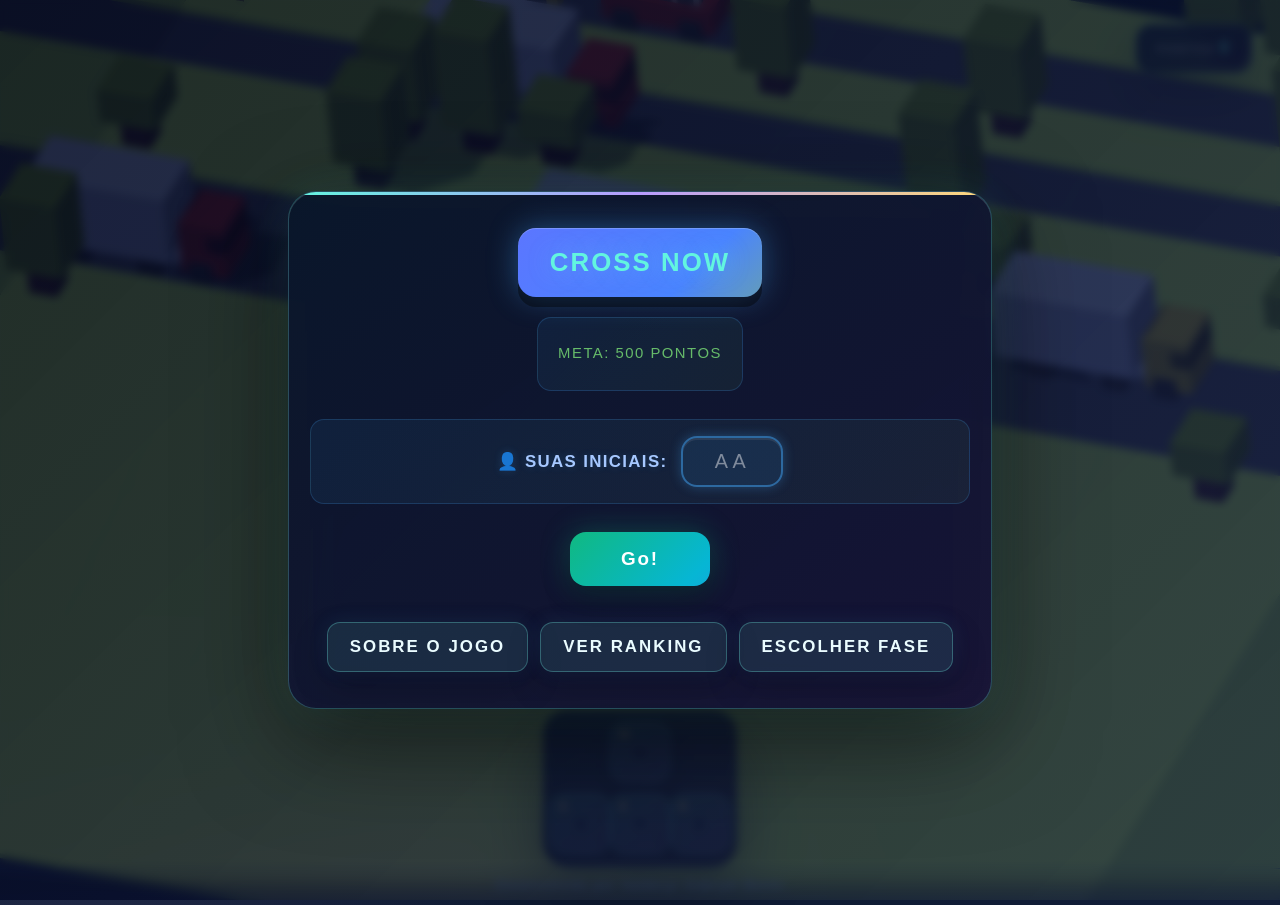
<file: index.html>
<!DOCTYPE html>
<html lang="en">
<head>
    <meta charset="UTF-8">
    <meta name="viewport" content="width=device-width, initial-scale=1.0">
    <link rel="stylesheet" href="style.css">
    <script defer src="matriz.js"></script>
    <script defer src="main.js"></script>
    <title>FarmEscape</title>
</head>
<body>
    <div id="counter">0</div>

<div id="controlls">
  <div>
    <button id="forward" aria-label="Mover para frente (W)"><span class="keyHint">W</span>
      <svg width="30" height="30" viewBox="0 0 10 10">
        <g transform="rotate(0, 5,5)">
          <path d="M5,4 L7,6 L3,6 L5,4" />
        </g>
      </svg>
    </button>
    <button id="left" aria-label="Mover para esquerda (A)"><span class="keyHint">A</span>
      <svg width="30" height="30" viewBox="0 0 10 10">
        <g transform="rotate(-90, 5,5)">
          <path d="M5,4 L7,6 L3,6 L5,4" />
        </g>
      </svg>
    </button>
    <button id="backward" aria-label="Mover para trás (S)"><span class="keyHint">S</span>
      <svg width="30" height="30" viewBox="0 0 10 10">
        <g transform="rotate(180, 5,5)">
          <path d="M5,4 L7,6 L3,6 L5,4" />
        </g>
      </svg>
    </button>
    <button id="right" aria-label="Mover para direita (D)"><span class="keyHint">D</span>
      <svg width="30" height="30" viewBox="0 0 10 10">
        <g transform="rotate(90, 5,5)">
          <path d="M5,4 L7,6 L3,6 L5,4" />
        </g>
      </svg>
    </button>
<button id="menuBtn" aria-label="Abrir menu">
      <span class="menuIcon">☰</span><span>Menu</span>
    </button>
  </div>
</div>

<div id="confirmModal" style="display: none;">
  <div id="confirmContent">
    <div id="confirmTitle">⚠️ VOLTAR AO MENU?</div>
    <div id="confirmMessage">Seu progresso será perdido!</div>
    <div class="confirmActions">
      <button id="confirmYes">Sim, Voltar</button>
      <button id="confirmNo">Cancelar</button>
    </div>
  </div>
</div>

<div id="end">
  <div id="endContent">
    <div id="endTitle">Cross Now</div>
    <div id="endScore"></div>
    <div id="initialsWrapper">
      <label for="playerInitials">👤 Suas Iniciais:</label>
      <input id="playerInitials" type="text" maxlength="2" placeholder="AA" autocomplete="off" required />
    </div>
    <div class="endActions">
      <button id="start">Go!</button>
      <button id="retry">Restart!</button>
    </div>
    <div class="endLinks">
      <a class="linkButton" href="sobre.html">Sobre o Jogo</a>
      <a class="linkButton" href="rank.html">Ver Ranking</a>
      <a class="linkButton" href="fases.html">Escolher Fase</a>
    </div>
  </div>
</div>

<div id="credits-footer">
  <div class="footer-text">Desenvolvido por Valdecyr Gabryel Bento</div>
</div>
</body>
</html>
</file>
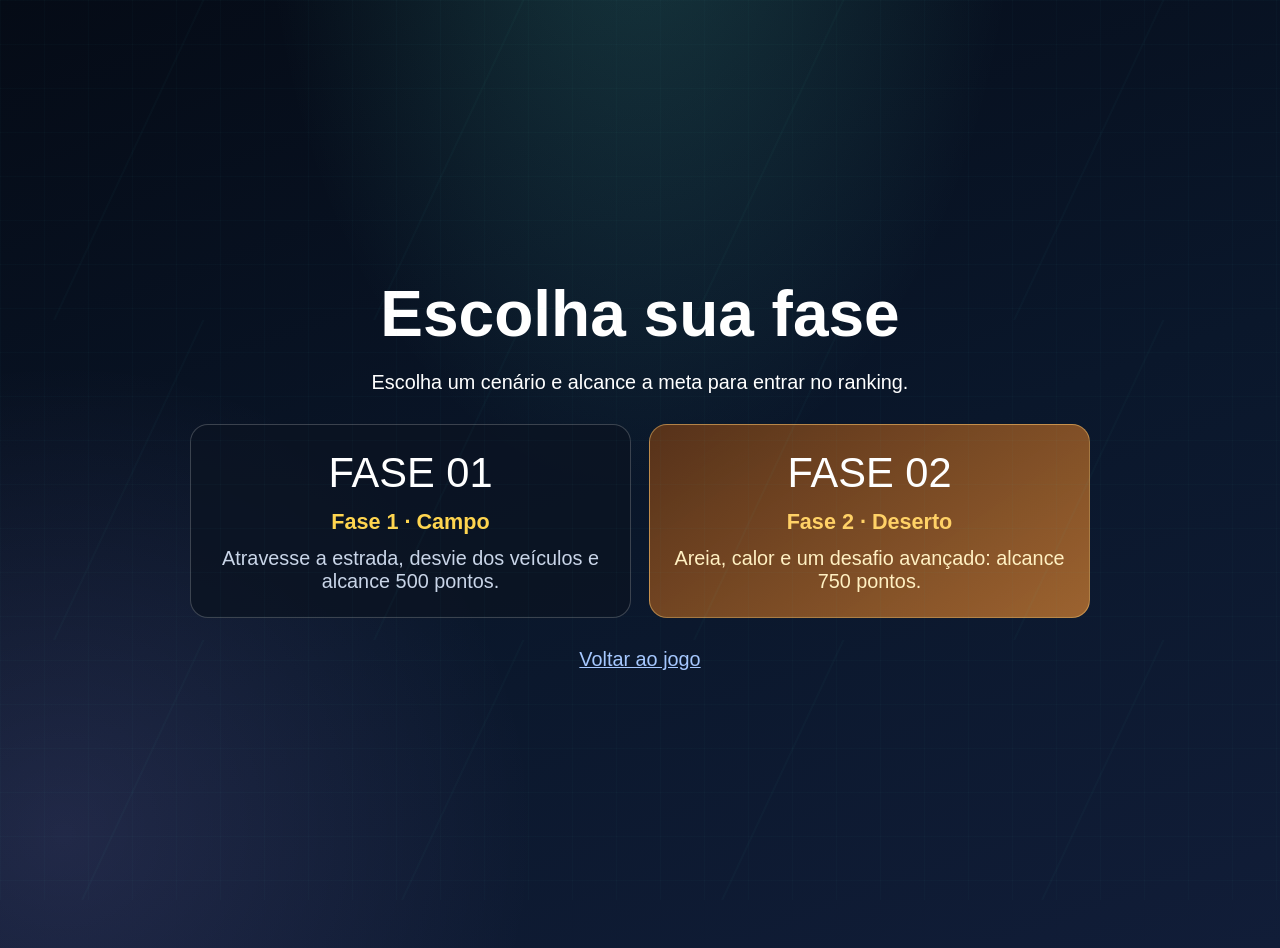
<file: fases.html>
<!doctype html>
<html lang="pt-BR">
<head>
  <meta charset="UTF-8" />
  <meta name="viewport" content="width=device-width, initial-scale=1.0" />
  <title>FarmEscape — Fases</title>
  <link rel="stylesheet" href="style.css" />
  <style>
    body { display:flex; align-items:center; justify-content:center; min-height:100vh; padding:24px; }
    .phase-page { width:min(900px, 100%); text-align:center; color:#fff; }
    .phase-page h1 { font-size:clamp(2rem, 6vw, 4rem); margin:0 0 10px; }
    .phase-grid { display:grid; grid-template-columns:repeat(auto-fit,minmax(240px,1fr)); gap:18px; margin:30px 0; }
    .phase-card { display:flex; flex-direction:column; gap:12px; padding:24px; border:1px solid rgba(255,255,255,.2); border-radius:18px; background:rgba(12,20,35,.82); color:#fff; text-decoration:none; }
    .phase-card:hover { transform:translateY(-3px); border-color:#66bb6a; }
    .phase-card strong { font-size:1.35rem; color:#ffd54f; }
    .phase-card span { color:#c9d5e8; }
    .phase-card.desert { background:linear-gradient(145deg,rgba(92,52,25,.94),rgba(197,120,48,.78)); border-color:rgba(255,205,116,.45); }
    .phase-card.desert:hover { border-color:#ffd166; }
    .phase-card.desert strong { color:#ffd166; }
    .phase-card.desert span { color:#fff0c2; }
    .phase-card .phase-icon { font-size:2.6rem; }
    .back-link { color:#a6c8ff; }
  </style>
</head>
<body>
  <main class="phase-page">
    <h1>Escolha sua fase</h1>
    <p>Escolha um cenário e alcance a meta para entrar no ranking.</p>
    <section class="phase-grid" aria-label="Fases disponíveis">
      <a class="phase-card" href="index.html"><div class="phase-icon">FASE 01</div><strong>Fase 1 · Campo</strong><span>Atravesse a estrada, desvie dos veículos e alcance 500 pontos.</span></a>
      <a class="phase-card desert" href="index.html?phase=2"><div class="phase-icon">FASE 02</div><strong>Fase 2 · Deserto</strong><span>Areia, calor e um desafio avançado: alcance 750 pontos.</span></a>
    </section>
    <a class="back-link" href="index.html">Voltar ao jogo</a>
  </main>
</body>
</html>
</file>
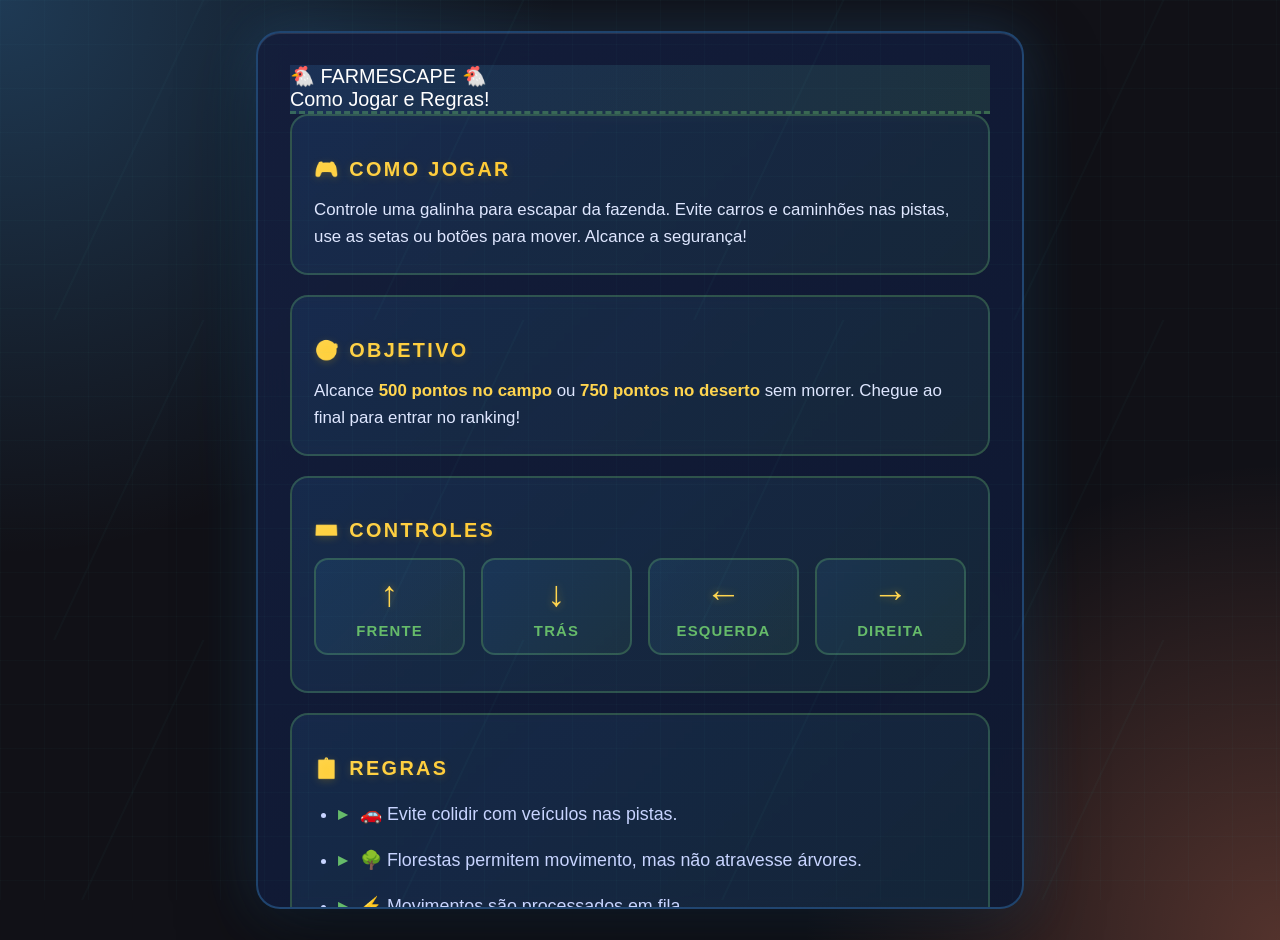
<file: sobre.html>
<!DOCTYPE html>
<html lang="pt-BR">
<head>
  <meta charset="UTF-8">
  <meta name="viewport" content="width=device-width, initial-scale=1.0">
  <title>FarmEscape - Sobre o Jogo</title>
  <link rel="stylesheet" href="style.css">
</head>
<body>

  <div class="aboutPageShell">
    <div class="overlayContent aboutContent">
      <div class="overlayHeader aboutHeader">
        <div class="aboutHeaderTitle">
          <div class="sectionTitle">🐔 FARMESCAPE 🐔</div>
          <div class="sectionSubtitle">Como Jogar e Regras!</div>
        </div>
      </div>

      <div class="aboutSections">
        <section class="aboutSection sectionCard">
          <h3 class="sectionHeading">🎮 Como Jogar</h3>
          <p>Controle uma galinha para escapar da fazenda. Evite carros e caminhões nas pistas, use as setas ou botões para mover. Alcance a segurança!</p>
        </section>

        <section class="aboutSection sectionCard">
          <h3 class="sectionHeading">🎯 Objetivo</h3>
          <p>Alcance <strong style="color: #ffd54f;">500 pontos no campo</strong> ou <strong style="color: #ffd54f;">750 pontos no deserto</strong> sem morrer. Chegue ao final para entrar no ranking!</p>

        </section>

        <section class="aboutSection sectionCard">
          <h3 class="sectionHeading">⌨️ Controles</h3>
          <div class="controlsGrid">
            <div class="controlItem">
              <div class="controlIcon">↑</div>
              <div class="controlDesc">Frente</div>
            </div>
            <div class="controlItem">
              <div class="controlIcon">↓</div>
              <div class="controlDesc">Trás</div>
            </div>
            <div class="controlItem">
              <div class="controlIcon">←</div>
              <div class="controlDesc">Esquerda</div>
            </div>
            <div class="controlItem">
              <div class="controlIcon">→</div>
              <div class="controlDesc">Direita</div>
            </div>
          </div>
        </section>

        <section class="aboutSection sectionCard">
          <h3 class="sectionHeading">📋 Regras</h3>
          <ul class="rulesList">
            <li>🚗 Evite colidir com veículos nas pistas.</li>
            <li>🌳 Florestas permitem movimento, mas não atravesse árvores.</li>
            <li>⚡ Movimentos são processados em fila.</li>
            <li>☠️ Morra e tente novamente.</li>
            <li>👑 Somente finalistas entram no ranking.</li>
          </ul>
        </section>

        <section class="aboutSection sectionCard">
          <h3 class="sectionHeading">💡 Dicas</h3>
          <ul class="tipsList">
            <li>👀 Observe padrões dos veículos.</li>
            <li>🎯 Use laterais para desviar.</li>
            <li>⏱️ Mantenha ritmo constante.</li>
            <li>🏋️ Pratique para melhorar.</li>
          </ul>
        </section>

        <section class="aboutSection sectionCard creditSection">
          <h3 class="sectionHeading">⭐ Créditos</h3>
          <div class="creditsBox">
            <div class="creditMain">⭐ Desenvolvido por ⭐</div>
            <div class="creditAuthor">Valdecyr Gabryel Bento</div>
            <div class="creditSub">🎮 Inspirado em Frogger 🎮</div>
            <div class="creditSub">Diversão 3D Infinita</div>

          </div>
        </section>
      </div>

      <div class="aboutActions">
        <a href="index.html" class="actionButton">🎮 Jogar Agora!</a>
        <a href="rank.html" class="linkButton">🏆 Ver Ranking</a>
      </div>
    </div>
  </div>
</body>
</html>
</file>
<file: style.css>
/* Feito por Valdecyr Gabryel Bento

 */
@import url('https://fonts.googleapis.com/css?family=Press+Start+2P');

body {
  margin: 0;
  min-height: 100vh;
  font-family: 'Press Start 2P', cursive;
  font-size: 2em;
  color: white;
  -webkit-font-smoothing: antialiased;
  text-rendering: optimizeLegibility;
  background: radial-gradient(circle at top left, rgba(66, 165, 245, 0.35), transparent 40%),
              radial-gradient(circle at bottom right, rgba(255, 138, 101, 0.35), transparent 35%),
              radial-gradient(circle at 80% 20%, rgba(102, 187, 106, 0.2), transparent 30%),
              #0a0e1a;
  overflow: hidden;
  position: relative;
}

body.desert-phase {
  background: radial-gradient(circle at 18% 12%, rgba(255, 205, 116, 0.28), transparent 34%),
              radial-gradient(circle at 82% 20%, rgba(226, 137, 56, 0.3), transparent 36%),
              linear-gradient(145deg, #29150d 0%, #6f3c1d 52%, #bd7435 100%);
}

body.desert-phase::before {
  background: radial-gradient(circle at 72% 18%, rgba(255, 224, 151, 0.22) 0 2px, transparent 3px),
              radial-gradient(circle at 22% 75%, rgba(255, 220, 148, 0.18) 0 2px, transparent 3px);
  background-size: 190px 150px, 240px 190px;
  animation: desertDrift 24s linear infinite;
}

@keyframes desertDrift {
  0% { transform: translate3d(0, 0, 0); }
  50% { transform: translate3d(-18px, 10px, 0); }
  100% { transform: translate3d(0, 0, 0); }
}

body::before {

  content: '';
  position: fixed;
  top: 0;
  left: 0;
  width: 100%;
  height: 100%;
  background: url('data:image/svg+xml,<svg xmlns="http://www.w3.org/2000/svg" viewBox="0 0 1200 800"><defs><pattern id="grid" width="40" height="40" patternUnits="userSpaceOnUse"><path d="M 40 0 L 0 0 0 40" fill="none" stroke="rgba(66,165,245,0.03)" stroke-width="1"/></pattern></defs><rect width="1200" height="800" fill="url(%23grid)"/></svg>');
  pointer-events: none;
  z-index: 1;
  animation: gridShift 20s linear infinite;
}

@keyframes gridShift {
  0% { transform: translateY(0); }
  100% { transform: translateY(40px); }
}
button {
  outline: none;
  cursor: pointer;
  border: none;
  border-radius: 18px;
  box-shadow: 0 16px 32px rgba(0,0,0,0.22);
  transition: transform 0.2s ease, filter 0.2s ease, box-shadow 0.2s ease, background 0.2s ease;
  font-family: inherit;
}
button:hover {
  transform: translateY(-2px);
  filter: brightness(1.05);
}
button:active {
  transform: translateY(0);
}
#branding {
  position: absolute;
  top: 18px;
  left: 18px;
  z-index: 100;
  animation: brandingFloat 4s ease-in-out infinite;
}

.brandingText {
  font-size: 0.85em;
  letter-spacing: 0.18em;
  text-transform: uppercase;
  background: linear-gradient(90deg, #42a5f5 0%, #66bb6a 50%, #42a5f5 100%);
  background-size: 200% 100%;
  animation: gradientShift 3s ease infinite, brandingGlow 2s ease-in-out infinite;
  -webkit-background-clip: text;
  -webkit-text-fill-color: transparent;
  background-clip: text;
  font-weight: 900;
  text-shadow: 0 0 20px rgba(66, 165, 245, 0.4), 0 0 40px rgba(102, 187, 106, 0.3);
  filter: drop-shadow(0 0 15px rgba(66, 165, 245, 0.6)) drop-shadow(0 0 30px rgba(102, 187, 106, 0.4));
}

@keyframes brandingFloat {
  0%, 100% { transform: translateY(0px); }
  50% { transform: translateY(-8px); }
}

@keyframes gradientShift {
  0%, 100% { background-position: 0% center; }
  50% { background-position: 100% center; }
}

@keyframes brandingGlow {
  0%, 100% { filter: drop-shadow(0 0 15px rgba(66, 165, 245, 0.6)) drop-shadow(0 0 30px rgba(102, 187, 106, 0.4)); }
  50% { filter: drop-shadow(0 0 25px rgba(66, 165, 245, 0.8)) drop-shadow(0 0 50px rgba(102, 187, 106, 0.6)); }
}

#counter {
  position: absolute;
  top: 18px;
  right: 18px;
  padding: 16px 24px;
  border-radius: 24px;
  background: linear-gradient(135deg, rgba(66, 165, 245, 0.1) 0%, rgba(102, 187, 106, 0.1) 100%);
  border: 2px solid rgba(66, 165, 245, 0.4);
  box-shadow: 0 20px 50px rgba(0,0,0,0.32), 0 0 30px rgba(66, 165, 245, 0.2), inset 0 1px 0 rgba(255,255,255,0.1);
  font-size: 0.9em;
  letter-spacing: 0.15em;
  text-transform: uppercase;
  backdrop-filter: blur(8px);
  font-weight: 700;
  color: #66bb6a;
  text-shadow: 0 0 10px rgba(102, 187, 106, 0.3);
  animation: counterPulse 2s ease-in-out infinite;
}

@keyframes counterPulse {
  0%, 100% { 
    box-shadow: 0 20px 50px rgba(0,0,0,0.32), 0 0 30px rgba(66, 165, 245, 0.2), inset 0 1px 0 rgba(255,255,255,0.1); 
    color: #66bb6a;
  }
  50% { 
    box-shadow: 0 20px 50px rgba(0,0,0,0.32), 0 0 40px rgba(102, 187, 106, 0.35), inset 0 1px 0 rgba(255,255,255,0.15);
    color: #7fd570;
  }
}
.linkButton {
  display: inline-flex;
  align-items: center;
  justify-content: center;
  padding: 14px 22px;
  border-radius: 16px;
  border: 2px solid rgba(66, 165, 245, 0.3);
  background: linear-gradient(135deg, rgba(66, 165, 245, 0.1) 0%, rgba(102, 187, 106, 0.08) 100%);
  color: #a6c8ff;
  text-decoration: none;
  font-size: 0.85em;
  letter-spacing: 0.12em;
  box-shadow: 0 14px 34px rgba(0,0,0,0.22), 0 0 20px rgba(66, 165, 245, 0.1);
  transition: all 0.3s ease;
  font-weight: 700;
  text-transform: uppercase;
}
.linkButton:hover {
  transform: translateY(-3px);
  background: linear-gradient(135deg, rgba(66, 165, 245, 0.15) 0%, rgba(102, 187, 106, 0.13) 100%);
  border-color: rgba(102, 187, 106, 0.5);
  color: #66bb6a;
  box-shadow: 0 18px 45px rgba(0,0,0,0.25), 0 0 30px rgba(102, 187, 106, 0.2);
}
.rankPageShell {
  min-height: 100vh;
  display: flex;
  align-items: center;
  justify-content: center;
  padding: 24px;
}
.rankingList {
  display: grid;
  gap: 10px;
}
.rankingItem {
  display: flex;
  align-items: center;
  justify-content: space-between;
  gap: 10px;
  padding: 16px 18px;
  border-radius: 18px;
  background: linear-gradient(180deg, rgba(255,255,255,0.04), rgba(255,255,255,0.08));
  border: 1px solid rgba(255,255,255,0.08);
}
.rankingItem span {
  color: #fff;
  font-size: 0.92em;
}
.rankName {
  color: #a6c8ff;
  font-weight: 700;
}
.rankDetails {
  display: flex;
  flex-direction: column;
  gap: 4px;
}
.rankDate {
  color: rgba(255,255,255,0.68);
  font-size: 0.78em;
}
.rankScore {
  color: #ffe48a;
}
.actionButton {
  margin-top: 6px;
  width: auto;
  padding: 12px 18px;
  border-radius: 18px;
  border: none;
  background: linear-gradient(135deg, #4f5bff, #7d88ff);
  color: #fff;
  font-size: 0.9em;
  box-shadow: 0 14px 28px rgba(0,0,0,0.22);
  cursor: pointer;
}
.actionButton:hover {
  transform: translateY(-1px);
}
#end {
  position: fixed; /* cover the viewport reliably */
  inset: 0; /* top:0; right:0; bottom:0; left:0 */
  display: flex;
  align-items: center;
  justify-content: center;
  visibility: hidden;
  opacity: 0;
  background: linear-gradient(135deg, rgba(1, 6, 28, 0.85) 0%, rgba(15, 25, 60, 0.8) 100%);
  z-index: 1000;
  overflow: auto; /* avoid layout issues when content is large */
  transition: opacity 0.26s ease, visibility 0.26s ease;
  backdrop-filter: blur(4px);
}
#end.show {
  visibility: visible;
  opacity: 1;
}
#endContent {
  background: linear-gradient(135deg, rgba(20, 30, 60, 0.95) 0%, rgba(15, 25, 50, 0.95) 100%);
  border-radius: 28px;
  padding: 36px 38px;
  min-width: 340px;
  max-width: calc(100% - 44px);
  box-shadow: 0 28px 80px rgba(0,0,0,0.48), 0 0 60px rgba(66, 165, 245, 0.25), inset 0 1px 0 rgba(255,255,255,0.1);
  border: 2px solid rgba(66, 165, 245, 0.3);
  backdrop-filter: blur(16px);
  display: flex;
  flex-direction: column;
  align-items: center;
  gap: 20px;
  transform: translateY(-16px);
  transition: transform 0.28s ease;
  animation: endContentGlow 3s ease-in-out infinite;
}

@keyframes endContentGlow {
  0%, 100% { box-shadow: 0 28px 80px rgba(0,0,0,0.48), 0 0 60px rgba(66, 165, 245, 0.25), inset 0 1px 0 rgba(255,255,255,0.1); }
  50% { box-shadow: 0 28px 80px rgba(0,0,0,0.48), 0 0 80px rgba(102, 187, 106, 0.35), inset 0 1px 0 rgba(255,255,255,0.15); }
}
#end.show #endContent {
  transform: translateY(0);
}

#endTitle {
  font-size: 1.3em;
  color: #fff;
  background: linear-gradient(135deg, #5b76ff 0%, #4a84ff 35%, #8bc34a 75%, #ffd54f 100%);
  background-size: 200% 200%;
  animation: titleGradient 3s ease infinite, titlePulse 2s ease-in-out infinite;
  padding: 20px 32px;
  border-radius: 18px;
  text-transform: uppercase;
  box-shadow: 0 10px 0 rgba(0,0,0,0.4), 0 0 30px rgba(66, 165, 245, 0.4), inset 0 1px 0 rgba(255,255,255,0.2);
  letter-spacing: 0.08em;
  font-weight: 900;
}

@keyframes titleGradient {
  0%, 100% { background-position: 0% 50%; }
  50% { background-position: 100% 50%; }
}

@keyframes titlePulse {
  0%, 100% { transform: scale(1) translateY(0); box-shadow: 0 10px 0 rgba(0,0,0,0.4), 0 0 30px rgba(66, 165, 245, 0.4), inset 0 1px 0 rgba(255,255,255,0.2); }
  50% { transform: scale(1.02) translateY(-2px); box-shadow: 0 12px 0 rgba(0,0,0,0.4), 0 0 50px rgba(102, 187, 106, 0.5), inset 0 1px 0 rgba(255,255,255,0.3); }
}

#endScore {
  color: #dfe7ff;
  font-size: 1em;
  min-height: 2em;
  text-align: center;
  line-height: 1.6;
  background: linear-gradient(135deg, rgba(66, 165, 245, 0.08) 0%, rgba(102, 187, 106, 0.08) 100%);
  padding: 16px 20px;
  border-radius: 14px;
  border: 1px solid rgba(66, 165, 245, 0.2);
  animation: scoreGlow 3s ease-in-out infinite;
}

@keyframes scoreGlow {
  0%, 100% { 
    box-shadow: 0 0 15px rgba(66, 165, 245, 0.15), inset 0 1px 0 rgba(255,255,255,0.05);
  }
  50% { 
    box-shadow: 0 0 25px rgba(102, 187, 106, 0.25), inset 0 1px 0 rgba(255,255,255,0.08);
  }
}
#initialsWrapper {
  display: flex;
  gap: 14px;
  align-items: center;
  color: #fff;
  width: 100%;
  justify-content: center;
  flex-wrap: wrap;
  padding: 16px;
  background: linear-gradient(135deg, rgba(66, 165, 245, 0.08) 0%, rgba(102, 187, 106, 0.08) 100%);
  border-radius: 14px;
  border: 1px solid rgba(66, 165, 245, 0.2);
  margin: 8px 0;
  animation: initialsPulse 3s ease-in-out infinite;
}

@keyframes initialsPulse {
  0%, 100% { border-color: rgba(66, 165, 245, 0.2); background: linear-gradient(135deg, rgba(66, 165, 245, 0.08) 0%, rgba(102, 187, 106, 0.08) 100%); }
  50% { border-color: rgba(102, 187, 106, 0.3); background: linear-gradient(135deg, rgba(102, 187, 106, 0.12) 0%, rgba(66, 165, 245, 0.12) 100%); }
}

#initialsWrapper label {
  font-size: 0.85em;
  color: #a6c8ff;
  font-weight: 700;
  letter-spacing: 0.08em;
  text-transform: uppercase;
  text-shadow: 0 0 8px rgba(66, 165, 245, 0.2);
}
#playerInitials {
  width: 70px;
  max-width: 100%;
  border-radius: 16px;
  border: 2px solid rgba(66, 165, 245, 0.5);
  padding: 12px 14px;
  background: rgba(66, 165, 245, 0.1);
  color: #fff;
  text-transform: uppercase;
  font-family: inherit;
  box-shadow: inset 0 2px 0 rgba(255,255,255,0.08), 0 0 12px rgba(66, 165, 245, 0.3);
  text-align: center;
  letter-spacing: 0.22em;
  transition: all 0.3s ease;
  font-size: 1em;
  font-weight: bold;
  cursor: text;
}
#playerInitials::placeholder {
  color: rgba(255,255,255,0.45);
  font-weight: normal;
}
#playerInitials:focus {
  outline: none;
  border-color: rgba(102, 187, 106, 0.8);
  background: rgba(102, 187, 106, 0.15);
  box-shadow: inset 0 2px 0 rgba(255,255,255,0.08), 0 0 20px rgba(102, 187, 106, 0.5);
  transform: scale(1.05);
}
#playerInitials:valid {
  border-color: rgba(102, 187, 106, 0.6);
  box-shadow: inset 0 2px 0 rgba(255,255,255,0.08), 0 0 15px rgba(102, 187, 106, 0.4);
}

.endActions {
  display: flex;
  gap: 12px;
  width: 100%;
  justify-content: center;
}

.endActions button {
  color: #fff;
  border-radius: 16px;
  padding: 16px 28px;
  font-size: 0.95em;
  font-weight: 700;
  letter-spacing: 0.1em;
  cursor: pointer;
  border: none;
  box-shadow: 0 14px 26px rgba(0,0,0,0.25), 0 0 25px rgba(0,0,0,0.2);
  min-width: 140px;
  transition: all 0.3s ease;
  position: relative;
  overflow: hidden;
}
.endActions button::before {
  content: '';
  position: absolute;
  top: 0;
  left: -100%;
  width: 100%;
  height: 100%;
  background: rgba(255,255,255,0.2);
  transition: left 0.3s ease;
}
.endActions button:hover::before {
  left: 100%;
}
.endActions button:hover {
  transform: translateY(-3px);
  box-shadow: 0 18px 35px rgba(0,0,0,0.3), 0 0 35px rgba(0,0,0,0.25);
}
.endActions button:active {
  transform: translateY(-1px);
}
.endActions button#retry {
  background: linear-gradient(135deg, #7c3aed 0%, #a855f7 50%, #d946ef 100%);
  background-size: 200% 100%;
  animation: retryShift 3s ease infinite;
}

@keyframes retryShift {
  0%, 100% { background-position: 0% center; }
  50% { background-position: 100% center; }
}

.endActions button#start {
  background: linear-gradient(135deg, #10b981 0%, #06b6d4 50%, #3b82f6 100%);
  background-size: 200% 100%;
  animation: startShift 3s ease infinite;
  box-shadow: 0 14px 26px rgba(0,0,0,0.25), 0 0 30px rgba(16, 185, 129, 0.3);
}

@keyframes startShift {
  0%, 100% { background-position: 0% center; }
  50% { background-position: 100% center; }
}
#controlls {
  position: absolute;
  inset: 0;
  display: flex;
  align-items: flex-end;
  justify-content: center;
  pointer-events: none;
  z-index: 120;
}
#controlls div {
  display: grid;
  grid-template-columns: 50px 50px 50px;
  grid-template-rows: auto auto auto;
  gap: 10px;
  margin-bottom: 20px;
  pointer-events: auto;
  align-items: center;
  justify-items: center;
}
#controlls button {
  width: 100%;
  height: 50px;
  background: linear-gradient(180deg, rgba(17, 24, 39, 0.98), rgba(30, 41, 59, 0.98));
  border-radius: 20px;
  border: 2px solid rgba(103, 232, 249, 0.95);
  padding: 0;
  display: flex;
  align-items: center;
  justify-content: center;
  box-shadow: 0 12px 30px rgba(0,0,0,0.4), 0 0 22px rgba(59, 130, 246, 0.28), inset 0 1px 0 rgba(255,255,255,0.18);
  cursor: pointer;
  transition: all 0.25s cubic-bezier(0.34, 1.56, 0.64, 1);
  position: relative;
  overflow: hidden;
  opacity: 1;
}

#controlls button path {
  fill: #111827;
  stroke: #111827;
  stroke-width: 0.5;
  stroke-linejoin: round;
}

#controlls button:hover {
  box-shadow: 0 12px 30px rgba(0,0,0,0.5), 0 0 24px rgba(59, 130, 246, 0.35), inset 0 1px 0 rgba(255,255,255,0.22);
  border-color: rgba(125, 211, 252, 1);
}


#controlls button::before {
  content: '';
  position: absolute;
  top: 50%;
  left: 50%;
  width: 0;
  height: 0;
  background: radial-gradient(circle, rgba(66, 165, 245, 0.3) 0%, transparent 70%);
  transform: translate(-50%, -50%);
  pointer-events: none;
}

#forward { grid-column: 2; grid-row: 1; }
#left { grid-column: 1; grid-row: 2; }
#backward { grid-column: 2; grid-row: 2; }
#right { grid-column: 3; grid-row: 2; }
#menuBtn { grid-column: 1 / -1; grid-row: 3; width: 100%; }

#controlls button:hover {
  transform: translateY(-4px) scale(1.05);
  box-shadow: 0 16px 40px rgba(0,0,0,0.3), 0 0 30px rgba(66, 165, 245, 0.3), inset 0 1px 0 rgba(255,255,255,0.7);
  background: linear-gradient(180deg, rgba(255,255,255,1), rgba(250,253,255,0.97));
  border-color: rgba(66, 165, 245, 0.4);
}

#controlls button:active {
  transform: scale(0.95) translateY(-2px);
  box-shadow: 0 6px 20px rgba(0,0,0,0.2), inset 0 1px 0 rgba(255,255,255,0.5);
}

#controlls button svg {
  filter: drop-shadow(0 2px 4px rgba(0,0,0,0.25));
  transition: filter 0.25s ease;
  z-index: 2;
  position: relative;
}

#controlls button:hover svg {
  filter: drop-shadow(0 4px 8px rgba(66, 165, 245, 0.4));
}
.endLinks {
  display: flex;
  gap: 12px;
  justify-content: center;
  flex-wrap: wrap;
  margin-top: 16px;
}
#controlls div {
  display: grid;
  grid-template-columns: 50px 50px 50px;
  grid-template-rows: auto auto;
  gap: 10px;
  margin-bottom: 20px;
  pointer-events: auto;
}
#controlls button {
  width: 100%;
  background: linear-gradient(180deg, rgba(255,255,255,0.98), rgba(240,249,255,0.94));
  border-radius: 20px;
  border: 2px solid rgba(66, 165, 245, 0.2);
  padding: 18px;
  display: flex;
  align-items: center;
  justify-content: center;
  box-shadow: 0 12px 30px rgba(0,0,0,0.25), inset 0 1px 0 rgba(255,255,255,0.6);
  cursor: pointer;
  transition: all 0.25s cubic-bezier(0.34, 1.56, 0.64, 1);
  position: relative;
  overflow: hidden;
}
#controlls button:active {
  transform: scale(0.95) translateY(-2px);
  box-shadow: 0 6px 20px rgba(0,0,0,0.2), inset 0 1px 0 rgba(255,255,255,0.5);
}
.keyHint {
  position: absolute;
  top: 6px;
  left: 8px;
  color: #17202a;
  font: 900 0.72rem/1 Arial, sans-serif;
  z-index: 3;
}

#menuBtn {
  min-width: 150px;
  height: 48px;
  padding: 10px 18px !important;
  gap: 8px;
  background: linear-gradient(135deg, #25364a, #152231) !important;
  border-color: rgba(247, 215, 148, 0.85) !important;
  color: #f7d794;
  font-size: 0.78rem;
  letter-spacing: 0.06em;
}

.menuIcon { font-size: 1.1rem; }

@media (max-width: 700px) {
  body { font-size: clamp(0.78rem, 3.2vw, 1.35rem); overflow-x: hidden; }
  #end { align-items: flex-start; padding: 18px 10px; box-sizing: border-box; }
  #endContent { width: min(100%, 360px); min-width: 0; max-width: 100%; box-sizing: border-box; padding: 22px 14px; gap: 14px; border-radius: 22px; }
  #endTitle { width: 100%; box-sizing: border-box; text-align: center; padding: 14px 10px; font-size: clamp(1rem, 7vw, 1.45rem); line-height: 1.2; }
  #endScore { width: 100%; box-sizing: border-box; padding: 14px 10px; font-size: 0.95rem; }
  #initialsWrapper { box-sizing: border-box; padding: 14px 8px; gap: 8px; font-size: 0.9rem; text-align: center; }
  #initialsWrapper label { line-height: 1.5; }
  #playerInitials { width: 76px; box-sizing: border-box; }
  .endActions { gap: 8px; }
  .endActions button { min-width: 0; flex: 1; padding: 13px 8px; font-size: 0.78rem; }
  .endLinks { width: 100%; gap: 8px; }
  .linkButton { width: 100%; box-sizing: border-box; min-height: 48px; padding: 10px 8px; text-align: center; font-size: 0.72rem; line-height: 1.35; }
  #controlls { align-items: flex-end; }
  #controlls div {
    grid-template-columns: repeat(3, minmax(52px, 18vw));
    gap: 8px;
    margin-bottom: max(12px, env(safe-area-inset-bottom));
  }
  #controlls button {
    min-width: 52px;
    min-height: 52px;
    border-radius: 16px;
    padding: 12px;
    touch-action: manipulation;
  }
  #controlls button svg { width: 26px; height: 26px; }
  #menuBtn { min-width: 100%; height: 42px; }
  #counter { top: max(12px, env(safe-area-inset-top)); font-size: clamp(1rem, 4vw, 1.35rem); }
}

  @media (orientation: landscape) and (max-height: 520px) {
> #controlls div { margin-bottom: 8px; transform: scale(0.82); transform-origin: bottom center; }
  }

/* Identidade visual nova: arcade de expedição */
:root {
  --ink: #07111f;
  --panel: rgba(7, 17, 31, 0.76);
  --line: rgba(255, 255, 255, 0.16);
  --cyan: #72f1e3;
  --violet: #9d8cff;
  --gold: #ffd166;
}

body {
  font-family: 'Trebuchet MS', Arial, sans-serif;
  font-size: clamp(1rem, 1.55vw, 1.45rem);
  background: radial-gradient(circle at 12% 8%, rgba(114,241,227,.2), transparent 28%),
              radial-gradient(circle at 88% 14%, rgba(157,140,255,.22), transparent 32%),
              linear-gradient(135deg, #07111f 0%, #0d1b30 52%, #17233e 100%);
}

body::before {
  opacity: .34;
  background-image: linear-gradient(rgba(114,241,227,.07) 1px, transparent 1px),
                    linear-gradient(90deg, rgba(114,241,227,.07) 1px, transparent 1px);
  background-size: 44px 44px;
  animation: gridShift 30s linear infinite;
}

body.desert-phase {
  background: radial-gradient(circle at 15% 12%, rgba(255,209,102,.28), transparent 28%),
              radial-gradient(circle at 85% 10%, rgba(255,126,95,.2), transparent 34%),
              linear-gradient(135deg, #24121a 0%, #5c2f31 52%, #c77743 100%);
}

body.desert-phase::before {
  opacity: .24;
  background-image: linear-gradient(155deg, transparent 45%, rgba(255,209,102,.12) 46%, transparent 47%),
                    linear-gradient(25deg, transparent 55%, rgba(255,255,255,.08) 56%, transparent 57%);
  background-size: 180px 120px, 230px 150px;
}

#counter {
  top: 22px;
  right: 24px;
  padding: 12px 18px;
  border: 1px solid var(--line);
  border-radius: 14px;
  background: var(--panel);
  color: var(--cyan);
  box-shadow: 0 12px 40px rgba(0,0,0,.28), inset 0 1px rgba(255,255,255,.12);
  backdrop-filter: blur(18px);
  font: 800 clamp(.8rem, 1.3vw, 1.1rem)/1 'Trebuchet MS', sans-serif;
  letter-spacing: .13em;
}

#counter::before {
  content: 'PONTOS  ';
  color: rgba(255,255,255,.58);
  font-size: .68em;
  letter-spacing: .15em;
}

#controlls {
  z-index: 20;
  padding: 18px;
}

#controlls > div {
  gap: 10px;
  padding: 10px;
  border: 1px solid var(--line);
  border-radius: 22px;
  background: rgba(7,17,31,.62);
  box-shadow: 0 16px 50px rgba(0,0,0,.28), inset 0 1px rgba(255,255,255,.1);
  backdrop-filter: blur(16px);
}

#controlls button {
  position: relative;
  min-width: 58px;
  min-height: 58px;
  border: 1px solid rgba(114,241,227,.34);
  border-radius: 15px;
  background: linear-gradient(145deg, rgba(114,241,227,.2), rgba(157,140,255,.16));
  color: #eafcff;
  box-shadow: 0 8px 18px rgba(0,0,0,.25), inset 0 1px rgba(255,255,255,.18);
}

#controlls button:hover { border-color: var(--cyan); box-shadow: 0 0 24px rgba(114,241,227,.24); }
#controlls button svg { fill: currentColor; }
.keyHint {
  top: 7px;
  left: 9px;
  color: var(--gold);
  font: 800 .7rem/1 'Trebuchet MS', sans-serif;
}

#menuBtn {
  min-width: 118px !important;
  border-color: rgba(255,209,102,.58) !important;
  background: linear-gradient(145deg, rgba(255,209,102,.2), rgba(255,126,95,.15)) !important;
  color: #fff4d0 !important;
  text-transform: uppercase;
  letter-spacing: .1em;
  font: 800 .72rem/1 'Trebuchet MS', sans-serif !important;
}
.menuIcon { font-size: 1.05rem; }

#endContent {
  border: 1px solid rgba(114,241,227,.25);
  border-radius: 28px;
  background: linear-gradient(145deg, rgba(10,24,43,.94), rgba(24,20,55,.9));
  box-shadow: 0 28px 90px rgba(0,0,0,.48), 0 0 0 8px rgba(114,241,227,.04);
  backdrop-filter: blur(22px);
}
#endTitle { color: var(--cyan); letter-spacing: .08em; text-shadow: 0 0 24px rgba(114,241,227,.35); }
#endScore { color: var(--gold); }
.linkButton, .actionButton {
  border: 1px solid rgba(114,241,227,.3);
  border-radius: 13px;
  background: rgba(114,241,227,.1);
  color: #eafcff;
}

@media (max-width: 700px) {
  #counter { top: 12px; right: 12px; }
  #controlls { padding: 10px; }
  #controlls > div { gap: 6px; padding: 7px; border-radius: 18px; }
  #controlls button { min-width: 52px; min-height: 52px; }
  #menuBtn { min-width: 106px !important; }
}

  .aboutPageShell {
  min-height: 100vh;
  display: flex;
  align-items: center;
  justify-content: center;
  padding: 20px;
  background: radial-gradient(circle at top left, rgba(66, 165, 245, 0.28), transparent 35%),
              radial-gradient(circle at bottom right, rgba(255, 138, 101, 0.28), transparent 30%),
              #111117;
}

/* Polimento visual: cabine arcade premium */
:root {
  --cyan: #62f5df;
  --violet: #b79cff;
  --gold: #ffd978;
  --panel: rgba(8, 18, 35, 0.72);
}

body {
  background:
    radial-gradient(ellipse at 50% -18%, rgba(98, 245, 223, .19), transparent 42%),
    radial-gradient(circle at 5% 88%, rgba(183, 156, 255, .13), transparent 32%),
    linear-gradient(160deg, #050b16 0%, #0a172b 55%, #111d38 100%);
}

body::after {
  content: '';
  position: fixed;
  inset: 0;
  pointer-events: none;
  z-index: 1;
  opacity: .55;
  background: linear-gradient(115deg, transparent 0 43%, rgba(98,245,223,.045) 43.2% 43.5%, transparent 43.7% 100%);
  background-size: 320px 320px;
}

body.desert-phase {
  background:
    radial-gradient(ellipse at 50% -18%, rgba(255, 225, 150, .2), transparent 40%),
    radial-gradient(circle at 92% 82%, rgba(255, 126, 95, .18), transparent 30%),
    linear-gradient(160deg, #1b101b 0%, #482532 48%, #a85e3d 100%);
}

#branding {
  top: 24px;
  left: 28px;
  padding: 10px 14px;
  border-left: 3px solid var(--cyan);
  background: linear-gradient(90deg, rgba(98,245,223,.1), transparent);
}

.brandingText {
  font-size: clamp(.8rem, 1.3vw, 1.1rem);
  letter-spacing: .22em;
  text-shadow: 0 0 22px rgba(98,245,223,.45);
}

#counter {
  top: 24px;
  right: 28px;
  padding: 15px 20px;
  border-radius: 16px;
  border-color: rgba(98,245,223,.32);
  background: linear-gradient(135deg, rgba(10,31,49,.88), rgba(22,20,55,.72));
  box-shadow: 0 18px 52px rgba(0,0,0,.35), 0 0 28px rgba(98,245,223,.1), inset 0 1px rgba(255,255,255,.16);
}

#controlls > div {
  padding: 11px;
  border-radius: 25px;
  border-color: rgba(98,245,223,.22);
  background: linear-gradient(145deg, rgba(12, 32, 50, .88), rgba(21, 18, 48, .82));
  box-shadow: 0 22px 64px rgba(0,0,0,.42), inset 0 1px rgba(255,255,255,.12);
}

#controlls button {
  min-width: 62px;
  min-height: 62px;
  border-radius: 18px;
  border-color: rgba(98,245,223,.4);
  background: linear-gradient(145deg, rgba(98,245,223,.22), rgba(183,156,255,.18));
  box-shadow: 0 10px 22px rgba(0,0,0,.3), inset 0 1px rgba(255,255,255,.22), 0 0 0 1px rgba(98,245,223,.05);
}

#controlls button:hover {
  transform: translateY(-3px) scale(1.03);
  background: linear-gradient(145deg, rgba(98,245,223,.32), rgba(183,156,255,.26));
  box-shadow: 0 14px 30px rgba(0,0,0,.34), 0 0 28px rgba(98,245,223,.24);
}

#menuBtn {
  min-width: 132px !important;
  height: 50px;
  border-radius: 15px;
  background: linear-gradient(135deg, rgba(255,217,120,.22), rgba(255,126,95,.18)) !important;
  box-shadow: 0 10px 25px rgba(0,0,0,.28), inset 0 1px rgba(255,255,255,.17);
}

#endContent {
  position: relative;
  overflow: hidden;
  box-shadow: 0 30px 100px rgba(0,0,0,.55), 0 0 42px rgba(98,245,223,.12), inset 0 1px rgba(255,255,255,.14);
}

#endContent::before {
  content: '';
  position: absolute;
  inset: 0 0 auto;
  height: 3px;
  background: linear-gradient(90deg, var(--cyan), var(--violet), var(--gold));
}

.linkButton, .actionButton {
  transition: transform .18s ease, box-shadow .18s ease, background .18s ease;
}

.linkButton:hover, .actionButton:hover {
  transform: translateY(-3px);
  box-shadow: 0 12px 28px rgba(0,0,0,.28), 0 0 22px rgba(98,245,223,.18);
}

@media (prefers-reduced-motion: reduce) {
  *, *::before, *::after { animation-duration: .01ms !important; animation-iteration-count: 1 !important; transition-duration: .01ms !important; }
}

@media (max-width: 700px) {
  #branding { top: 12px; left: 12px; padding: 7px 9px; }
  #counter { top: 12px; right: 12px; padding: 11px 13px; }
  #controlls > div { padding: 8px; border-radius: 20px; }
  #controlls button { min-width: 54px; min-height: 54px; border-radius: 15px; }
}
.aboutSections {
  display: grid;
  gap: 20px;
  margin-bottom: 24px;
}
.aboutSection {
  background: rgba(255,255,255,0.04);
  border: 1px solid rgba(255,255,255,0.08);
  border-radius: 16px;
  padding: 18px;
}
.sectionHeading {
  font-size: 0.95em;
  color: #fff;
  margin-bottom: 12px;
  font-weight: 700;
  letter-spacing: 0.08em;
}
.aboutSection p {
  color: #dfe7ff;
  line-height: 1.6;
  margin: 0;
  font-size: 0.85em;
}
.controlsGrid {
  display: grid;
  grid-template-columns: repeat(auto-fit, minmax(110px, 1fr));
  gap: 16px;
  margin-bottom: 14px;
}
.controlItem {
  display: flex;
  flex-direction: column;
  align-items: center;
  gap: 8px;
  padding: 12px;
  background: rgba(255,255,255,0.06);
  border-radius: 12px;
  border: 1px solid rgba(255,255,255,0.08);
}
.controlIcon {
  font-size: 1.3em;
  color: #ffd54f;
  font-weight: bold;
}
.controlDesc {
  font-size: 0.8em;
  color: #aac4ff;
  text-align: center;
}
.rulesList, .tipsList {
  color: #dfe7ff;
  line-height: 1.7;
  padding-left: 20px;
  font-size: 0.85em;
}
.rulesList li, .tipsList li {
  margin-bottom: 10px;
}
.aboutActions {
  display: flex;
  gap: 10px;
  justify-content: center;
  align-items: center;
  flex-wrap: wrap;
}
.aboutActions .actionButton,
.aboutActions .linkButton {
  flex: none;
  min-width: 140px;
  max-width: 220px;
  padding: 10px 16px;
  font-size: 0.85em;
}
.aboutPageShell .overlayContent {
  width: min(100%, 550px);
  max-height: 90vh;
  overflow-y: auto;
  scrollbar-width: thin;
  scrollbar-color: rgba(255,255,255,0.3) transparent;
}
#controlls button svg {
  filter: drop-shadow(0 2px 4px rgba(0,0,0,0.25));
}

#menuBtn {
  grid-column: 1 / -1;
  display: none;
  width: 120px;
  height: 46px;
  justify-self: center;
  background: linear-gradient(135deg, #f4d35e 0%, #fbbf24 45%, #f59e0b 100%);
  background-size: 200% 100%;
  animation: menuBtnShift 3s ease infinite;
  box-shadow: 0 12px 24px rgba(245, 158, 11, 0.35), 0 0 18px rgba(251, 191, 36, 0.25), inset 0 1px 0 rgba(255,255,255,0.4);
  border: 2px solid rgba(255, 243, 180, 0.9);
  border-radius: 16px;
  margin-bottom: 10px;
  transition: all 0.3s ease;
  color: #111827;
  font-size: 0.68em;
  font-weight: 900;
  letter-spacing: 0.12em;
  text-transform: uppercase;
  padding: 0 12px;
}

#menuBtn span {
  display: block;
  color: #111827;
  line-height: 1;
}

@keyframes menuBtnShift {
  0%, 100% { background-position: 0% center; }
  50% { background-position: 100% center; }
}

#menuBtn:hover {
  transform: translateY(-4px) scale(1.03);
  box-shadow: 0 16px 40px rgba(217, 70, 239, 0.6), 0 0 20px rgba(168, 85, 247, 0.4), inset 0 1px 0 rgba(255,255,255,0.7);
  background: linear-gradient(135deg, #f5209d 0%, #b952e8 50%, #8b5cf6 100%);
  border-color: rgba(168, 85, 247, 0.8);
}

#menuBtn:active {
  transform: scale(0.95) translateY(-2px);
  box-shadow: 0 6px 20px rgba(217, 70, 239, 0.3), inset 0 1px 0 rgba(255,255,255,0.5);
}

/* ===== MODAL DE CONFIRMAÇÃO ===== */
#confirmModal {
  position: fixed;
  inset: 0;
  background: linear-gradient(135deg, rgba(0, 0, 0, 0.72) 0%, rgba(12, 15, 29, 0.82) 100%);
  display: flex;
  align-items: center;
  justify-content: center;
  z-index: 2000;
  backdrop-filter: blur(6px);
  animation: fadeIn 0.3s ease;
}

@keyframes fadeIn {
  from { opacity: 0; }
  to { opacity: 1; }
}

#confirmContent {
  background: linear-gradient(135deg, rgba(20, 31, 58, 0.98) 0%, rgba(17, 24, 39, 0.98) 100%);
  border-radius: 24px;
  padding: 36px 40px;
  min-width: 300px;
  max-width: 420px;
  box-shadow: 0 28px 80px rgba(0, 0, 0, 0.6), 0 0 50px rgba(168, 85, 247, 0.28), inset 0 1px 0 rgba(255, 255, 255, 0.12);
  border: 2px solid rgba(168, 85, 247, 0.55);
  backdrop-filter: blur(16px);
  display: flex;
  flex-direction: column;
  align-items: center;
  gap: 20px;
  animation: slideUp 0.4s cubic-bezier(0.34, 1.56, 0.64, 1);
}

@keyframes slideUp {
  from { transform: translateY(40px); opacity: 0; }
  to { transform: translateY(0); opacity: 1; }
}

#confirmTitle {
  font-size: 1.08em;
  color: #111827;
  background: linear-gradient(135deg, #fbbf24 0%, #f59e0b 50%, #f97316 100%);
  background-size: 200% 200%;
  animation: confirmTitleGlow 2s ease infinite;
  padding: 16px 24px;
  border-radius: 16px;
  text-transform: uppercase;
  box-shadow: 0 8px 0 rgba(0, 0, 0, 0.38), 0 0 25px rgba(251, 191, 36, 0.3), inset 0 1px 0 rgba(255, 255, 255, 0.25);
  letter-spacing: 0.1em;
  font-weight: 900;
  text-align: center;
}

@keyframes confirmTitleGlow {
  0%, 100% { background-position: 0% 50%; }
  50% { background-position: 100% 50%; }
}

#confirmMessage {
  color: #dfe7ff;
  font-size: 0.95em;
  text-align: center;
  background: linear-gradient(135deg, rgba(217, 70, 239, 0.1) 0%, rgba(168, 85, 247, 0.08) 100%);
  padding: 14px 20px;
  border-radius: 12px;
  border: 1px solid rgba(217, 70, 239, 0.3);
}

.confirmActions {
  display: flex;
  gap: 12px;
  width: 100%;
  justify-content: center;
}

.confirmActions button {
  color: #111827;
  border-radius: 14px;
  padding: 14px 26px;
  font-size: 0.8em;
  font-weight: 800;
  letter-spacing: 0.08em;
  cursor: pointer;
  border: none;
  box-shadow: 0 12px 24px rgba(0, 0, 0, 0.3), 0 0 20px rgba(0, 0, 0, 0.2);
  min-width: 132px;
  transition: all 0.3s ease;
  position: relative;
  overflow: hidden;
  font-family: inherit;
  text-transform: uppercase;
}

.confirmActions button::before {
  content: '';
  position: absolute;
  top: 0;
  left: -100%;
  width: 100%;
  height: 100%;
  background: rgba(255, 255, 255, 0.2);
  transition: left 0.3s ease;
}

.confirmActions button:hover::before {
  left: 100%;
}

.confirmActions button:hover {
  transform: translateY(-3px);
  box-shadow: 0 16px 32px rgba(0, 0, 0, 0.4), 0 0 30px rgba(0, 0, 0, 0.3);
}

.confirmActions button:active {
  transform: translateY(-1px);
}

#confirmYes {
  background: linear-gradient(135deg, #d946ef 0%, #a855f7 50%, #7c3aed 100%);
  background-size: 200% 100%;
  animation: confirmShift 3s ease infinite;
  box-shadow: 0 12px 24px rgba(217, 70, 239, 0.4), 0 0 20px rgba(217, 70, 239, 0.25);
}

@keyframes confirmShift {
  0%, 100% { background-position: 0% center; }
  50% { background-position: 100% center; }
}

#confirmNo {
  background: linear-gradient(135deg, rgba(100, 116, 139, 0.8) 0%, rgba(71, 85, 105, 0.8) 100%);
  border: 2px solid rgba(148, 163, 184, 0.4);
  box-shadow: 0 12px 24px rgba(0, 0, 0, 0.25), 0 0 15px rgba(148, 163, 184, 0.1);
}

#confirmNo:hover {
  background: linear-gradient(135deg, rgba(120, 136, 159, 0.9) 0%, rgba(91, 105, 125, 0.9) 100%);
  border-color: rgba(148, 163, 184, 0.6);
}

/* Estilos para Créditos */
.creditSection {
  background: linear-gradient(135deg, rgba(66, 165, 245, 0.2) 0%, rgba(102, 187, 106, 0.2) 100%) !important;
  border: 2px solid transparent !important;
  background-clip: padding-box;
  position: relative;
  overflow: hidden;
  box-shadow: 0 0 40px rgba(66, 165, 245, 0.3), inset 0 0 30px rgba(102, 187, 106, 0.15) !important;
  animation: creditPulse 3s ease-in-out infinite;
}

.creditSection::before {
  content: '';
  position: absolute;
  top: -50%;
  left: -50%;
  width: 200%;
  height: 200%;
  background: linear-gradient(
    45deg,
    transparent 30%,
    rgba(66, 165, 245, 0.1) 50%,
    transparent 70%
  );
  animation: shimmer 3s infinite;
  pointer-events: none;
}

@keyframes creditPulse {
  0%, 100% { box-shadow: 0 0 40px rgba(66, 165, 245, 0.3), inset 0 0 30px rgba(102, 187, 106, 0.15); }
  50% { box-shadow: 0 0 60px rgba(66, 165, 245, 0.5), inset 0 0 40px rgba(102, 187, 106, 0.25); }
}

@keyframes shimmer {
  0% { transform: translateX(-100%) translateY(-100%) rotate(45deg); }
  100% { transform: translateX(100%) translateY(100%) rotate(45deg); }
}

.creditsBox {
  display: flex;
  flex-direction: column;
  align-items: center;
  gap: 16px;
  padding: 28px;
  background: radial-gradient(circle at top left, rgba(66, 165, 245, 0.1) 0%, transparent 50%), 
              radial-gradient(circle at bottom right, rgba(102, 187, 106, 0.1) 0%, transparent 50%),
              rgba(20, 25, 50, 0.6);
  border-radius: 18px;
  border: 2px solid rgba(66, 165, 245, 0.3);
  position: relative;
  z-index: 1;
  box-shadow: 0 8px 32px rgba(0, 0, 0, 0.3), inset 0 1px 1px rgba(255, 255, 255, 0.1);
  backdrop-filter: blur(10px);
}

.creditMain {
  font-size: 0.9em;
  color: #66bb6a;
  letter-spacing: 0.15em;
  text-transform: uppercase;
  margin-bottom: 8px;
  font-weight: 700;
  text-shadow: 0 0 10px rgba(102, 187, 106, 0.4);
}

.creditAuthor {
  font-size: 1.4em;
  font-weight: 900;
  background: linear-gradient(135deg, #42a5f5 0%, #66bb6a 50%, #ffd54f 100%);
  background-size: 200% 200%;
  animation: authorGlow 3s ease infinite;
  -webkit-background-clip: text;
  -webkit-text-fill-color: transparent;
  background-clip: text;
  letter-spacing: 0.08em;
  text-shadow: 0 2px 20px rgba(66, 165, 245, 0.3);
  filter: drop-shadow(0 0 12px rgba(66, 165, 245, 0.4)) drop-shadow(0 0 24px rgba(102, 187, 106, 0.3));
  text-align: center;
  line-height: 1.3;
}

@keyframes authorGlow {
  0%, 100% { background-position: 0% 50%; }
  50% { background-position: 100% 50%; }
}

.creditSub {
  font-size: 0.9em;
  color: #a6c8ff;
  font-style: italic;
  letter-spacing: 0.1em;
  margin-top: 12px;
  text-shadow: 0 0 8px rgba(66, 165, 245, 0.2);
  font-weight: 600;
}

.creditInstitution {
  font-size: 1.05em;
  background: linear-gradient(90deg, #42a5f5, #66bb6a);
  -webkit-background-clip: text;
  -webkit-text-fill-color: transparent;
  background-clip: text;
  letter-spacing: 0.15em;
  text-transform: uppercase;
  font-weight: 900;
  margin-top: 16px;
  padding-top: 16px;
  border-top: 2px solid rgba(66, 165, 245, 0.4);
  width: 100%;
  text-align: center;
  filter: drop-shadow(0 0 10px rgba(66, 165, 245, 0.3)) drop-shadow(0 0 20px rgba(102, 187, 106, 0.2));
  animation: institutionPulse 2s ease-in-out infinite;
}

@keyframes institutionPulse {
  0%, 100% { filter: drop-shadow(0 0 10px rgba(66, 165, 245, 0.3)) drop-shadow(0 0 20px rgba(102, 187, 106, 0.2)); }
  50% { filter: drop-shadow(0 0 15px rgba(66, 165, 245, 0.5)) drop-shadow(0 0 30px rgba(102, 187, 106, 0.4)); }
}

/* Footer de Créditos */
#credits-footer {
  position: fixed;
  bottom: 0;
  left: 0;
  right: 0;
  padding: 8px 18px;
  background: linear-gradient(180deg, rgba(0,0,0,0) 0%, rgba(0,0,0,0.3) 50%, rgba(12, 20, 52, 0.6) 100%);
  text-align: center;
  z-index: 50;
  pointer-events: none;
  border-top: 1px solid rgba(66, 165, 245, 0.2);
  backdrop-filter: blur(4px);
  transition: opacity 0.25s ease, transform 0.25s ease, visibility 0.25s ease;
}

body.game-running #credits-footer {
  opacity: 0;
  visibility: hidden;
  transform: translateY(12px);
}

.footer-text {
  font-size: 0.65em;
  letter-spacing: 0.1em;
  color: #a6c8ff;
  text-shadow: 0 0 8px rgba(66, 165, 245, 0.3);
  animation: footerGlow 3s ease-in-out infinite;
}

@keyframes footerGlow {
  0%, 100% { color: #a6c8ff; text-shadow: 0 0 8px rgba(66, 165, 245, 0.3); }
  50% { color: #66bb6a; text-shadow: 0 0 12px rgba(102, 187, 106, 0.4); }
}

/* ===== ESTILOS PARA RANKING ===== */
.rankingContent {
  width: min(100%, 600px) !important;
  max-height: 85vh;
  overflow-y: auto;
  scrollbar-width: thin;
  scrollbar-color: rgba(102, 187, 106, 0.4) transparent;
}

.rankHeader {
  background: linear-gradient(135deg, rgba(66, 165, 245, 0.1) 0%, rgba(102, 187, 106, 0.1) 100%);
  border-bottom: 3px solid rgba(102, 187, 106, 0.4);
  animation: rankHeaderGlow 2s ease-in-out infinite;
}

@keyframes rankHeaderGlow {
  0%, 100% { border-color: rgba(102, 187, 106, 0.4); }
  50% { border-color: rgba(66, 165, 245, 0.6); }
}

.rankHeaderTitle .sectionTitle {
  animation: rankTitleFloat 3s ease-in-out infinite;
}

@keyframes rankTitleFloat {
  0%, 100% { transform: translateY(0); }
  50% { transform: translateY(-4px); }
}

.rankingList {
  display: flex;
  flex-direction: column;
  gap: 14px;
  margin-bottom: 24px;
}

.rankingItem {
  display: flex;
  align-items: center;
  justify-content: space-between;
  gap: 16px;
  padding: 18px 20px;
  border-radius: 16px;
  background: linear-gradient(135deg, rgba(66, 165, 245, 0.08) 0%, rgba(102, 187, 106, 0.08) 100%);
  border: 2px solid rgba(102, 187, 106, 0.3);
  position: relative;
  overflow: hidden;
  transition: all 0.3s cubic-bezier(0.34, 1.56, 0.64, 1);
  cursor: default;
}

.rankingItem::before {
  content: '';
  position: absolute;
  top: 0;
  left: -100%;
  width: 100%;
  height: 100%;
  background: linear-gradient(90deg, transparent, rgba(255, 255, 255, 0.1), transparent);
  transition: left 0.5s ease;
  pointer-events: none;
}

.rankingItem:hover {
  transform: translateX(8px);
  background: linear-gradient(135deg, rgba(66, 165, 245, 0.15) 0%, rgba(102, 187, 106, 0.15) 100%);
  border-color: rgba(102, 187, 106, 0.6);
  box-shadow: 0 12px 30px rgba(66, 165, 245, 0.2), inset 0 1px 0 rgba(255, 255, 255, 0.1);
}

.rankingItem:hover::before {
  left: 100%;
}

/* Medalhas para 1º, 2º, 3º lugar */
.rankingItem:nth-child(1) {
  background: linear-gradient(135deg, rgba(255, 193, 7, 0.15) 0%, rgba(255, 235, 59, 0.1) 100%);
  border: 2px solid rgba(255, 193, 7, 0.5);
  box-shadow: 0 0 30px rgba(255, 193, 7, 0.2), inset 0 1px 0 rgba(255, 255, 255, 0.1);
  animation: medalGlow 2s ease-in-out infinite;
}

.rankingItem:nth-child(1):hover {
  background: linear-gradient(135deg, rgba(255, 193, 7, 0.25) 0%, rgba(255, 235, 59, 0.2) 100%);
  box-shadow: 0 12px 40px rgba(255, 193, 7, 0.35), inset 0 1px 0 rgba(255, 255, 255, 0.15);
}

.rankingItem:nth-child(2) {
  background: linear-gradient(135deg, rgba(192, 192, 192, 0.15) 0%, rgba(211, 211, 211, 0.1) 100%);
  border: 2px solid rgba(192, 192, 192, 0.5);
  box-shadow: 0 0 25px rgba(192, 192, 192, 0.15);
}

.rankingItem:nth-child(3) {
  background: linear-gradient(135deg, rgba(205, 127, 50, 0.15) 0%, rgba(184, 134, 11, 0.1) 100%);
  border: 2px solid rgba(205, 127, 50, 0.5);
  box-shadow: 0 0 25px rgba(205, 127, 50, 0.15);
}

@keyframes medalGlow {
  0%, 100% { box-shadow: 0 0 30px rgba(255, 193, 7, 0.2), inset 0 1px 0 rgba(255, 255, 255, 0.1); }
  50% { box-shadow: 0 0 50px rgba(255, 193, 7, 0.35), inset 0 1px 0 rgba(255, 255, 255, 0.15); }
}

.rankingItem .rankPosition {
  font-size: 1.6em;
  font-weight: 900;
  min-width: 60px;
  text-align: center;
  background: linear-gradient(135deg, #42a5f5 0%, #66bb6a 100%);
  -webkit-background-clip: text;
  -webkit-text-fill-color: transparent;
  background-clip: text;
  animation: rankPositionPulse 1s ease-in-out infinite;
}

@keyframes rankPositionPulse {
  0%, 100% { transform: scale(1); }
  50% { transform: scale(1.05); }
}

.rankingItem:nth-child(1) .rankPosition {
  background: linear-gradient(135deg, #ffd54f 0%, #ffb300 100%);
  -webkit-background-clip: text;
  -webkit-text-fill-color: transparent;
  background-clip: text;
  filter: drop-shadow(0 0 4px rgba(255, 193, 7, 0.5));
}

.rankingItem:nth-child(2) .rankPosition {
  background: linear-gradient(135deg, #e0e0e0 0%, #bdbdbd 100%);
  -webkit-background-clip: text;
  -webkit-text-fill-color: transparent;
  background-clip: text;
}

.rankingItem:nth-child(3) .rankPosition {
  background: linear-gradient(135deg, #cd7f32 0%, #b8860b 100%);
  -webkit-background-clip: text;
  -webkit-text-fill-color: transparent;
  background-clip: text;
}

.rankDetails {
  display: flex;
  flex-direction: column;
  gap: 6px;
  flex: 1;
}

.rankName {
  color: #ffd54f;
  font-weight: 900;
  font-size: 1.1em;
  letter-spacing: 0.1em;
  text-transform: uppercase;
  text-shadow: 0 2px 8px rgba(66, 165, 245, 0.3);
}

.rankDate {
  color: rgba(255, 255, 255, 0.6);
  font-size: 0.75em;
  letter-spacing: 0.08em;
}

.rankScore {
  color: #66bb6a;
  font-weight: 700;
  font-size: 1.2em;
  letter-spacing: 0.08em;
}

/* ===== ESTILOS PARA PÁGINA SOBRE ===== */
.aboutContent {
  width: min(100%, 700px) !important;
  max-height: 85vh;
  overflow-y: auto;
  scrollbar-width: thin;
  scrollbar-color: rgba(102, 187, 106, 0.4) transparent;
}

.aboutHeader {
  background: linear-gradient(135deg, rgba(66, 165, 245, 0.15) 0%, rgba(102, 187, 106, 0.15) 100%);
  border-bottom: 3px dashed rgba(102, 187, 106, 0.4);
  animation: aboutHeaderPulse 3s ease-in-out infinite;
}

@keyframes aboutHeaderPulse {
  0%, 100% { border-color: rgba(102, 187, 106, 0.4); }
  50% { border-color: rgba(66, 165, 245, 0.6); }
}

.aboutHeaderTitle .sectionTitle {
  animation: aboutTitleBounce 2s ease-in-out infinite;
}

@keyframes aboutTitleBounce {
  0%, 100% { transform: translateY(0); }
  50% { transform: translateY(-6px); }
}

.sectionCard {
  background: linear-gradient(135deg, rgba(66, 165, 245, 0.1) 0%, rgba(102, 187, 106, 0.08) 100%) !important;
  border: 2px solid rgba(102, 187, 106, 0.3) !important;
  border-radius: 18px !important;
  padding: 22px !important;
  position: relative;
  overflow: hidden;
  transition: all 0.4s cubic-bezier(0.34, 1.56, 0.64, 1);
  backdrop-filter: blur(4px);
}

.sectionCard::before {
  content: '';
  position: absolute;
  top: -50%;
  left: -50%;
  width: 200%;
  height: 200%;
  background: radial-gradient(circle, rgba(66, 165, 245, 0.1) 0%, transparent 70%);
  opacity: 0;
  transition: opacity 0.4s ease;
  pointer-events: none;
}

.sectionCard:hover {
  transform: translateY(-6px);
  background: linear-gradient(135deg, rgba(66, 165, 245, 0.18) 0%, rgba(102, 187, 106, 0.15) 100%) !important;
  border-color: rgba(102, 187, 106, 0.6) !important;
  box-shadow: 0 16px 40px rgba(66, 165, 245, 0.25), inset 0 1px 0 rgba(255, 255, 255, 0.1) !important;
}

.sectionCard:hover::before {
  opacity: 1;
}

.sectionHeading {
  font-size: 1em;
  color: #ffd54f;
  margin-bottom: 16px;
  font-weight: 900;
  letter-spacing: 0.12em;
  text-transform: uppercase;
  text-shadow: 0 2px 8px rgba(255, 193, 7, 0.2);
  background: linear-gradient(90deg, #ffd54f 0%, #ffb300 100%);
  -webkit-background-clip: text;
  -webkit-text-fill-color: transparent;
  background-clip: text;
  transition: all 0.3s ease;
}

.sectionCard:hover .sectionHeading {
  filter: drop-shadow(0 0 8px rgba(255, 193, 7, 0.4));
}

.controlItem {
  display: flex;
  flex-direction: column;
  align-items: center;
  gap: 8px;
  padding: 14px;
  background: linear-gradient(135deg, rgba(66, 165, 245, 0.1) 0%, rgba(102, 187, 106, 0.08) 100%);
  border-radius: 14px;
  border: 2px solid rgba(102, 187, 106, 0.3);
  transition: all 0.3s ease;
  cursor: default;
}

.controlItem:hover {
  transform: translateY(-4px);
  background: linear-gradient(135deg, rgba(66, 165, 245, 0.18) 0%, rgba(102, 187, 106, 0.15) 100%);
  border-color: rgba(102, 187, 106, 0.6);
  box-shadow: 0 8px 20px rgba(66, 165, 245, 0.2);
}

.controlIcon {
  font-size: 1.8em;
  color: #ffd54f;
  font-weight: bold;
  filter: drop-shadow(0 0 4px rgba(255, 193, 7, 0.4));
  animation: controlIconPulse 2s ease-in-out infinite;
}

.controlItem:hover .controlIcon {
  animation: controlIconBounce 0.6s ease-in-out infinite;
}

@keyframes controlIconPulse {
  0%, 100% { transform: scale(1); }
  50% { transform: scale(1.1); }
}

@keyframes controlIconBounce {
  0%, 100% { transform: translateY(0); }
  50% { transform: translateY(-8px); }
}

.controlDesc {
  font-size: 0.75em;
  color: #66bb6a;
  text-align: center;
  font-weight: 600;
  letter-spacing: 0.08em;
  text-transform: uppercase;
}

.rulesList, .tipsList {
  color: #dfe7ff;
  line-height: 1.9;
  padding-left: 24px;
  font-size: 0.9em;
}

.rulesList li, .tipsList li {
  margin-bottom: 12px;
  color: #c8d4ff;
  font-weight: 500;
  position: relative;
  transition: all 0.3s ease;
}

.rulesList li:hover, .tipsList li:hover {
  color: #ffd54f;
  transform: translateX(4px);
  text-shadow: 0 0 8px rgba(255, 193, 7, 0.3);
}

.rulesList li::before, .tipsList li::before {
  content: '▸ ';
  color: #66bb6a;
  font-weight: 900;
  margin-right: 8px;
}

/* Melhor aparência dos overlayContent para as páginas */
.overlayContent {
  background: linear-gradient(135deg, rgba(20, 30, 60, 0.95) 0%, rgba(15, 25, 50, 0.95) 100%);
  border-radius: 24px;
  padding: 32px;
  box-shadow: 0 28px 80px rgba(0, 0, 0, 0.48), 0 0 60px rgba(66, 165, 245, 0.25), inset 0 1px 0 rgba(255, 255, 255, 0.1);
  border: 2px solid rgba(66, 165, 245, 0.3);
  backdrop-filter: blur(16px);
}
</file>
